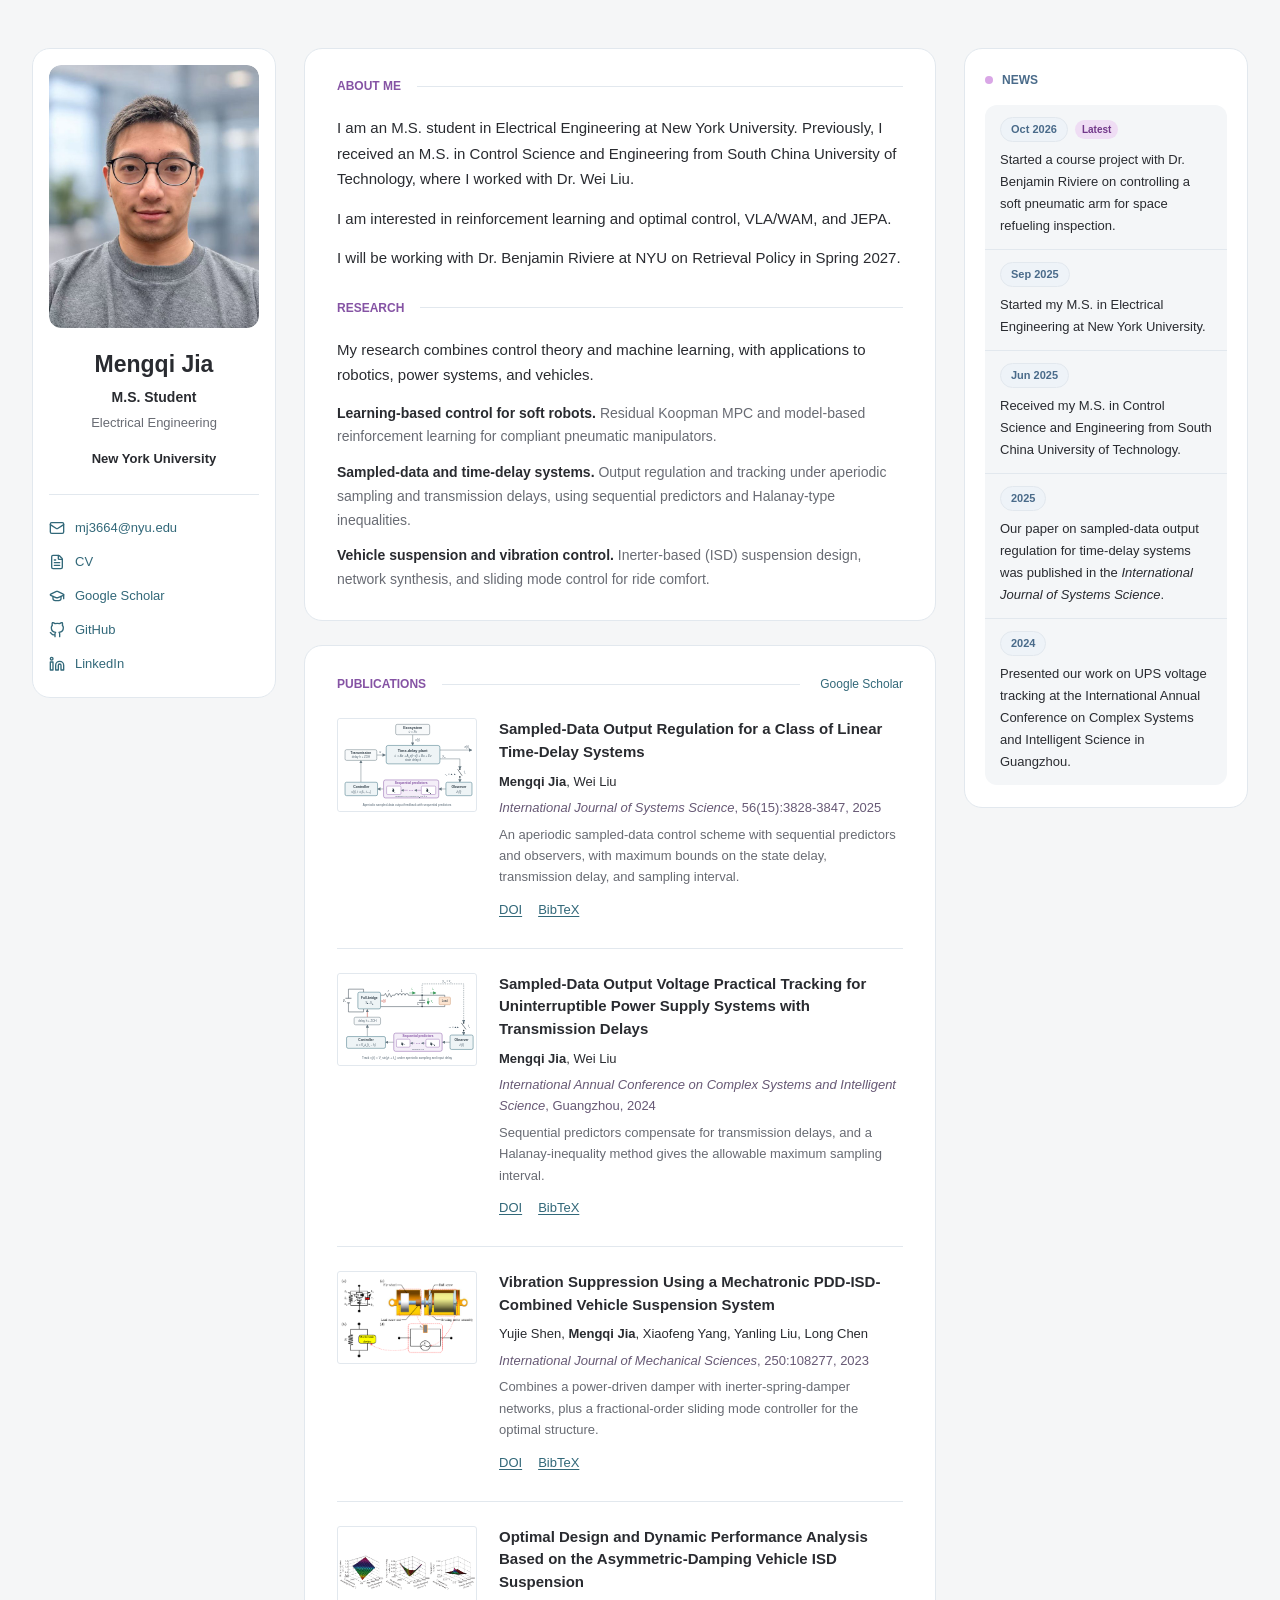
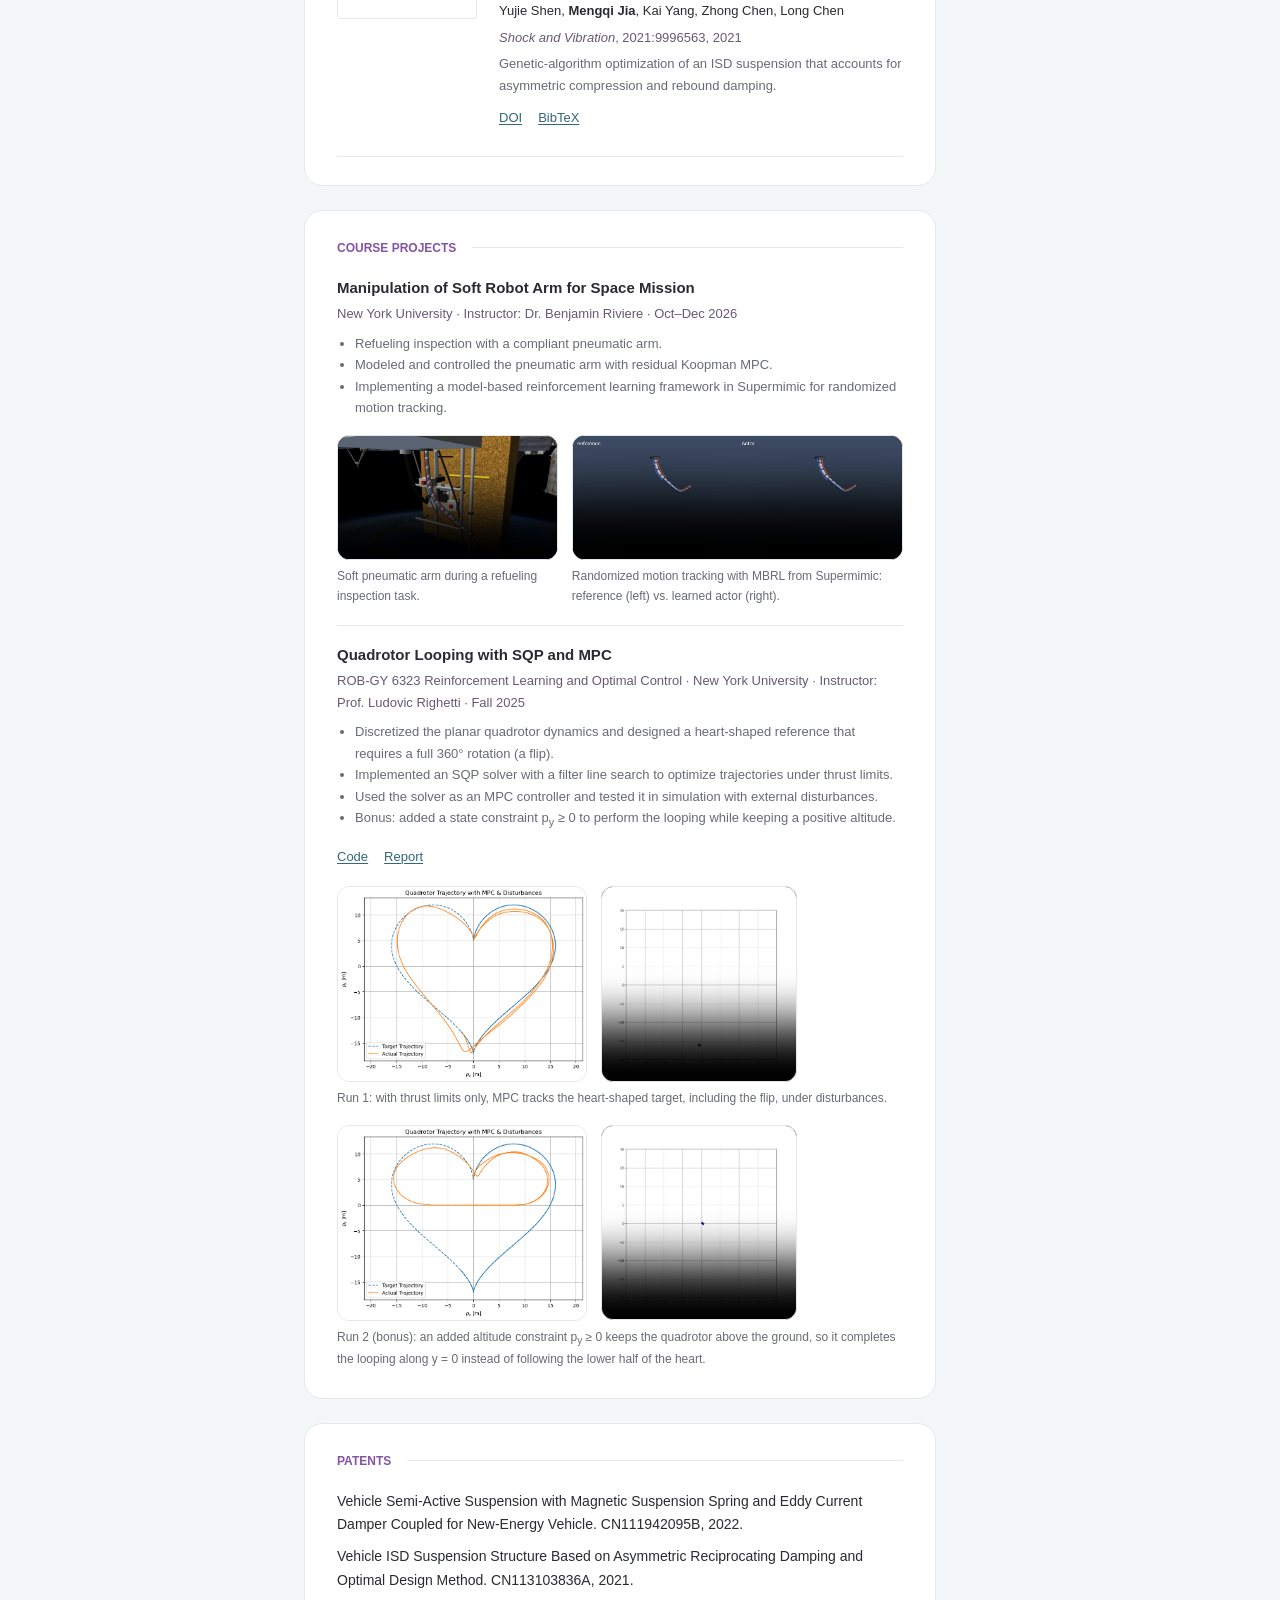
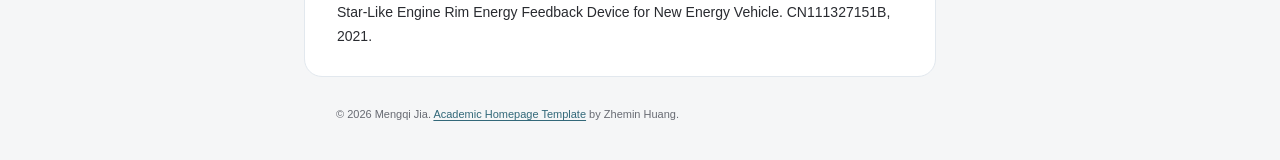
<file: index.html>
<!doctype html>
<html lang="en">
  <head>
    <meta charset="utf-8">
    <meta name="viewport" content="width=device-width, initial-scale=1">
    <title>Mengqi Jia | Control and Robotics</title>
    <meta name="description" content="Mengqi Jia, M.S. student in Electrical Engineering at New York University, working on sampled-data control, time-delay systems, and learning-based control for robotics.">
    <link rel="icon" href="assets/images/avatar.svg" type="image/svg+xml">
    <link rel="stylesheet" href="styles.css?v=1">
    <meta property="og:type" content="profile">
    <meta property="og:title" content="Mengqi Jia">
    <meta property="og:description" content="Control theory, time-delay systems, and learning-based control for robotics at New York University.">
  </head>
  <body class="home-page">
    <a class="skip-link" href="#about">Skip to content</a>
    <main class="home-layout">
      <header class="profile" aria-labelledby="page-title">
        <div class="profile-inner">
          <figure class="portrait">
            <img src="assets/images/portrait.jpg" alt="Portrait of Mengqi Jia" width="640" height="800" fetchpriority="high">
          </figure>
          <div class="profile-identity">
            <h1 id="page-title">Mengqi Jia</h1>
            <p class="profile-role">M.S. Student</p>
            <p class="profile-department">Electrical Engineering</p>
            <p class="profile-university">New York University</p>
          </div>
          <nav class="profile-links" aria-label="Academic profiles">
            <a href="mailto:mj3664@nyu.edu">
              <svg class="profile-icon" width="16" height="16" viewBox="0 0 24 24" aria-hidden="true"><use href="assets/icons/profiles.svg#mail"></use></svg>
              <span>mj3664@nyu.edu</span>
            </a>
            <a href="cv/index.html">
              <svg class="profile-icon" width="16" height="16" viewBox="0 0 24 24" aria-hidden="true"><use href="assets/icons/profiles.svg#file-text"></use></svg>
              <span>CV</span>
            </a>
            <a href="https://scholar.google.com/citations?user=0IQZy6cAAAAJ&amp;hl=en">
              <svg class="profile-icon" width="16" height="16" viewBox="0 0 24 24" aria-hidden="true"><use href="assets/icons/profiles.svg#graduation-cap"></use></svg>
              <span>Google Scholar</span>
            </a>
            <a href="https://github.com/mj3664-web">
              <svg class="profile-icon" width="16" height="16" viewBox="0 0 24 24" aria-hidden="true"><use href="assets/icons/profiles.svg#github"></use></svg>
              <span>GitHub</span>
            </a>
            <a href="https://www.linkedin.com/in/mengqi-jia-b15225383/">
              <svg class="profile-icon" width="16" height="16" viewBox="0 0 24 24" aria-hidden="true"><use href="assets/icons/profiles.svg#linkedin"></use></svg>
              <span>LinkedIn</span>
            </a>
          </nav>
        </div>
      </header>

      <div class="overview">
        <section class="section" id="about" aria-labelledby="about-title" tabindex="-1">
          <h2 id="about-title">About Me</h2>
          <p>I am an M.S. student in Electrical Engineering at New York University. Previously, I received an M.S. in Control Science and Engineering from South China University of Technology, where I worked with Dr. Wei Liu.</p>
          <p>I am interested in reinforcement learning and optimal control, VLA/WAM, and JEPA.</p>
          <p>I will be working with Dr. Benjamin Riviere at NYU on Retrieval Policy in Spring 2027.</p>
        </section>
        <section class="section" id="research" aria-labelledby="research-title">
          <h2 id="research-title">Research</h2>
          <p class="section-lead">My research combines control theory and machine learning, with applications to robotics, power systems, and vehicles.</p>
          <ul class="research-list">
            <li><strong>Learning-based control for soft robots.</strong> Residual Koopman MPC and model-based reinforcement learning for compliant pneumatic manipulators.</li>
            <li><strong>Sampled-data and time-delay systems.</strong> Output regulation and tracking under aperiodic sampling and transmission delays, using sequential predictors and Halanay-type inequalities.</li>
            <li><strong>Vehicle suspension and vibration control.</strong> Inerter-based (ISD) suspension design, network synthesis, and sliding mode control for ride comfort.</li>
          </ul>
        </section>
      </div>

      <section class="section" id="news" aria-labelledby="news-title">
        <h2 id="news-title">News</h2>
        <ol class="news-list">
          <li>
            <div class="news-meta"><time datetime="2026-10">Oct 2026</time><span class="news-badge">Latest</span></div>
            <span class="news-copy">Started a course project with Dr. Benjamin Riviere on controlling a soft pneumatic arm for space refueling inspection.</span>
          </li>
          <li>
            <div class="news-meta"><time datetime="2025-09">Sep 2025</time></div>
            <span class="news-copy">Started my M.S. in Electrical Engineering at New York University.</span>
          </li>
          <li>
            <div class="news-meta"><time datetime="2025-06">Jun 2025</time></div>
            <span class="news-copy">Received my M.S. in Control Science and Engineering from South China University of Technology.</span>
          </li>
          <li>
            <div class="news-meta"><time datetime="2025">2025</time></div>
            <span class="news-copy">Our paper on sampled-data output regulation for time-delay systems was published in the <em>International Journal of Systems Science</em>.</span>
          </li>
          <li>
            <div class="news-meta"><time datetime="2024">2024</time></div>
            <span class="news-copy">Presented our work on UPS voltage tracking at the International Annual Conference on Complex Systems and Intelligent Science in Guangzhou.</span>
          </li>
        </ol>
      </section>

      <section class="section publications" id="publications" aria-labelledby="publications-title">
        <div class="section-heading">
          <h2 id="publications-title">Publications</h2>
          <a class="scholar-link" href="https://scholar.google.com/citations?user=0IQZy6cAAAAJ&amp;hl=en">Google Scholar</a>
        </div>
        <article class="publication">
          <a class="publication-figure" href="assets/images/sampled-data-regulation.svg" title="View full-resolution diagram">
            <img class="publication-image publication-image--figure" src="assets/images/sampled-data-regulation.svg" alt="Block diagram of the sampled-data output regulation scheme with a time-delay plant, exosystem, aperiodic sampler, observer, and sequential predictors" width="720" height="480">
          </a>
          <div class="publication-copy">
            <h3>Sampled-Data Output Regulation for a Class of Linear Time-Delay Systems</h3>
            <p class="authors"><strong>Mengqi Jia</strong>, Wei Liu</p>
            <p class="venue"><em>International Journal of Systems Science</em>, 56(15):3828-3847, <time datetime="2025">2025</time></p>
            <p class="publication-summary">An aperiodic sampled-data control scheme with sequential predictors and observers, with maximum bounds on the state delay, transmission delay, and sampling interval.</p>
            <p class="publication-links"><a href="https://doi.org/10.1080/00207721.2025.2474133">DOI</a> <a href="assets/bib/jia2025sampled.bib" download>BibTeX</a></p>
          </div>
        </article>
        <article class="publication">
          <a class="publication-figure" href="assets/images/ups-voltage-tracking.svg" title="View full-resolution diagram">
            <img class="publication-image publication-image--figure" src="assets/images/ups-voltage-tracking.svg" alt="Single-phase UPS inverter with LC filter under predictor-based aperiodic sampled-data output feedback with transmission delay" width="720" height="480" loading="lazy">
          </a>
          <div class="publication-copy">
            <h3>Sampled-Data Output Voltage Practical Tracking for Uninterruptible Power Supply Systems with Transmission Delays</h3>
            <p class="authors"><strong>Mengqi Jia</strong>, Wei Liu</p>
            <p class="venue"><em>International Annual Conference on Complex Systems and Intelligent Science</em>, Guangzhou, <time datetime="2024">2024</time></p>
            <p class="publication-summary">Sequential predictors compensate for transmission delays, and a Halanay-inequality method gives the allowable maximum sampling interval.</p>
            <p class="publication-links"><a href="https://doi.org/10.1109/CSIS-IAC63491.2024.10919368">DOI</a> <a href="assets/bib/jia2024ups.bib" download>BibTeX</a></p>
          </div>
        </article>
        <article class="publication">
          <a class="publication-figure" href="assets/images/pdd-isd-fig8.png" title="View full-resolution figure">
            <img class="publication-image publication-image--figure" src="assets/images/pdd-isd-fig8.png" alt="Fig. 8 of the paper: reference PDD-ISD suspension model, controlled model with a mechatronic device, ball-screw electric inerter, and its equivalent sketch" width="1523" height="911" loading="lazy">
          </a>
          <div class="publication-copy">
            <h3>Vibration Suppression Using a Mechatronic PDD-ISD-Combined Vehicle Suspension System</h3>
            <p class="authors">Yujie Shen, <strong>Mengqi Jia</strong>, Xiaofeng Yang, Yanling Liu, Long Chen</p>
            <p class="venue"><em>International Journal of Mechanical Sciences</em>, 250:108277, <time datetime="2023">2023</time></p>
            <p class="publication-summary">Combines a power-driven damper with inerter-spring-damper networks, plus a fractional-order sliding mode controller for the optimal structure.</p>
            <p class="publication-links"><a href="https://doi.org/10.1016/j.ijmecsci.2023.108277">DOI</a> <a href="assets/bib/shen2023vibration.bib" download>BibTeX</a></p>
          </div>
        </article>
        <article class="publication">
          <a class="publication-figure" href="assets/images/asymmetric-damping-fig9.png" title="View full-resolution figure">
            <img class="publication-image publication-image--figure" src="assets/images/asymmetric-damping-fig9.png" alt="Figure 9 of the paper: body acceleration, suspension working stroke, and dynamic tire load as functions of compression and tensile damping" width="2010" height="525" loading="lazy">
          </a>
          <div class="publication-copy">
            <h3>Optimal Design and Dynamic Performance Analysis Based on the Asymmetric-Damping Vehicle ISD Suspension</h3>
            <p class="authors">Yujie Shen, <strong>Mengqi Jia</strong>, Kai Yang, Zhong Chen, Long Chen</p>
            <p class="venue"><em>Shock and Vibration</em>, 2021:9996563, <time datetime="2021">2021</time></p>
            <p class="publication-summary">Genetic-algorithm optimization of an ISD suspension that accounts for asymmetric compression and rebound damping.</p>
            <p class="publication-links"><a href="https://doi.org/10.1155/2021/9996563">DOI</a> <a href="assets/bib/shen2021asymmetric.bib" download>BibTeX</a></p>
          </div>
        </article>
      </section>

      <section class="section" id="projects" aria-labelledby="projects-title">
        <h2 id="projects-title">Course Projects</h2>
        <article class="project">
          <h3>Manipulation of Soft Robot Arm for Space Mission</h3>
          <p class="project-meta">New York University &middot; Instructor: Dr. Benjamin Riviere &middot; <time datetime="2026-10">Oct</time>&ndash;<time datetime="2026-12">Dec 2026</time></p>
          <ul class="project-list">
            <li>Refueling inspection with a compliant pneumatic arm.</li>
            <li>Modeled and controlled the pneumatic arm with residual Koopman MPC.</li>
            <li>Implementing a model-based reinforcement learning framework in Supermimic for randomized motion tracking.</li>
          </ul>
          <div class="project-media-row">
            <figure class="project-media" style="--ratio: 1.7778">
              <video controls muted loop playsinline preload="metadata" poster="assets/images/soft-arm-poster.jpg" width="1280" height="720" aria-label="Simulation of the soft pneumatic arm performing a refueling inspection task">
                <source src="assets/videos/soft-arm-overview.mp4" type="video/mp4">
                <a href="assets/videos/soft-arm-overview.mp4">Download the simulation video</a>
              </video>
              <figcaption>Soft pneumatic arm during a refueling inspection task.</figcaption>
            </figure>
            <figure class="project-media" style="--ratio: 2.6667">
              <video controls muted loop playsinline preload="metadata" poster="assets/images/soft-arm-mbrl-poster.jpg" width="1280" height="480" aria-label="Reference motion and learned actor side by side for randomized motion tracking with model-based reinforcement learning">
                <source src="assets/videos/soft-arm-mbrl-tracking.mp4" type="video/mp4">
                <a href="assets/videos/soft-arm-mbrl-tracking.mp4">Download the motion tracking video</a>
              </video>
              <figcaption>Randomized motion tracking with MBRL from Supermimic: reference (left) vs. learned actor (right).</figcaption>
            </figure>
          </div>
        </article>
        <article class="project">
          <h3>Quadrotor Looping with SQP and MPC</h3>
          <p class="project-meta">ROB-GY 6323 Reinforcement Learning and Optimal Control &middot; New York University &middot; Instructor: Prof. Ludovic Righetti &middot; <time datetime="2025">Fall 2025</time></p>
          <ul class="project-list">
            <li>Discretized the planar quadrotor dynamics and designed a heart-shaped reference that requires a full 360&deg; rotation (a flip).</li>
            <li>Implemented an SQP solver with a filter line search to optimize trajectories under thrust limits.</li>
            <li>Used the solver as an MPC controller and tested it in simulation with external disturbances.</li>
            <li>Bonus: added a state constraint p<sub>y</sub> &ge; 0 to perform the looping while keeping a positive altitude.</li>
          </ul>
          <p class="publication-links"><a href="https://github.com/mj3664-web/ROB-6323-Reinforcement-learning-and-optimal-control-SQP-MPC">Code</a> <a href="https://github.com/mj3664-web/ROB-6323-Reinforcement-learning-and-optimal-control-SQP-MPC/blob/main/Project1_RL.pdf">Report</a></p>
          <div class="project-media-row project-media-row--compact">
            <figure class="project-media" style="--ratio: 1.2805">
              <a href="assets/images/quadrotor-mpc-run1.png" title="View full-resolution plot"><img src="assets/images/quadrotor-mpc-run1.png" alt="Target heart-shaped trajectory and actual quadrotor trajectory under MPC with disturbances, closely tracked" width="703" height="549" loading="lazy"></a>
            </figure>
            <figure class="project-media" style="--ratio: 1">
              <video controls muted loop playsinline preload="metadata" poster="assets/images/quadrotor-mpc-run1-poster.jpg" width="850" height="850" aria-label="Animation of the quadrotor for run 1">
                <source src="assets/videos/quadrotor-mpc-run1.mp4" type="video/mp4">
                <a href="assets/videos/quadrotor-mpc-run1.mp4">Download the animation</a>
              </video>
            </figure>
          </div>
          <p class="project-caption">Run 1: with thrust limits only, MPC tracks the heart-shaped target, including the flip, under disturbances.</p>
          <div class="project-media-row project-media-row--compact">
            <figure class="project-media" style="--ratio: 1.2805">
              <a href="assets/images/quadrotor-mpc-run2.png" title="View full-resolution plot"><img src="assets/images/quadrotor-mpc-run2.png" alt="Target heart-shaped trajectory and actual quadrotor trajectory under MPC with disturbances and an altitude constraint keeping p_y at or above zero" width="703" height="549" loading="lazy"></a>
            </figure>
            <figure class="project-media" style="--ratio: 1">
              <video controls muted loop playsinline preload="metadata" poster="assets/images/quadrotor-mpc-run2-poster.jpg" width="850" height="850" aria-label="Animation of the quadrotor for run 2">
                <source src="assets/videos/quadrotor-mpc-run2.mp4" type="video/mp4">
                <a href="assets/videos/quadrotor-mpc-run2.mp4">Download the animation</a>
              </video>
            </figure>
          </div>
          <p class="project-caption">Run 2 (bonus): an added altitude constraint p<sub>y</sub> &ge; 0 keeps the quadrotor above the ground, so it completes the looping along y = 0 instead of following the lower half of the heart.</p>
        </article>
      </section>

      <section class="section" id="patents" aria-labelledby="patents-title">
        <h2 id="patents-title">Patents</h2>
        <ul class="service-list">
          <li>Vehicle Semi-Active Suspension with Magnetic Suspension Spring and Eddy Current Damper Coupled for New-Energy Vehicle. CN111942095B, 2022.</li>
          <li>Vehicle ISD Suspension Structure Based on Asymmetric Reciprocating Damping and Optimal Design Method. CN113103836A, 2021.</li>
          <li>Star-Like Engine Rim Energy Feedback Device for New Energy Vehicle. CN111327151B, 2021.</li>
        </ul>
      </section>
    </main>
    <footer class="site-footer"><p>&copy; 2026 Mengqi Jia. <a href="https://github.com/ZheminHuang/academic-homepage-template">Academic Homepage Template</a> by Zhemin Huang.</p></footer>
    <script src="assets/js/click-effects.js" defer></script>
  </body>
</html>
</file>
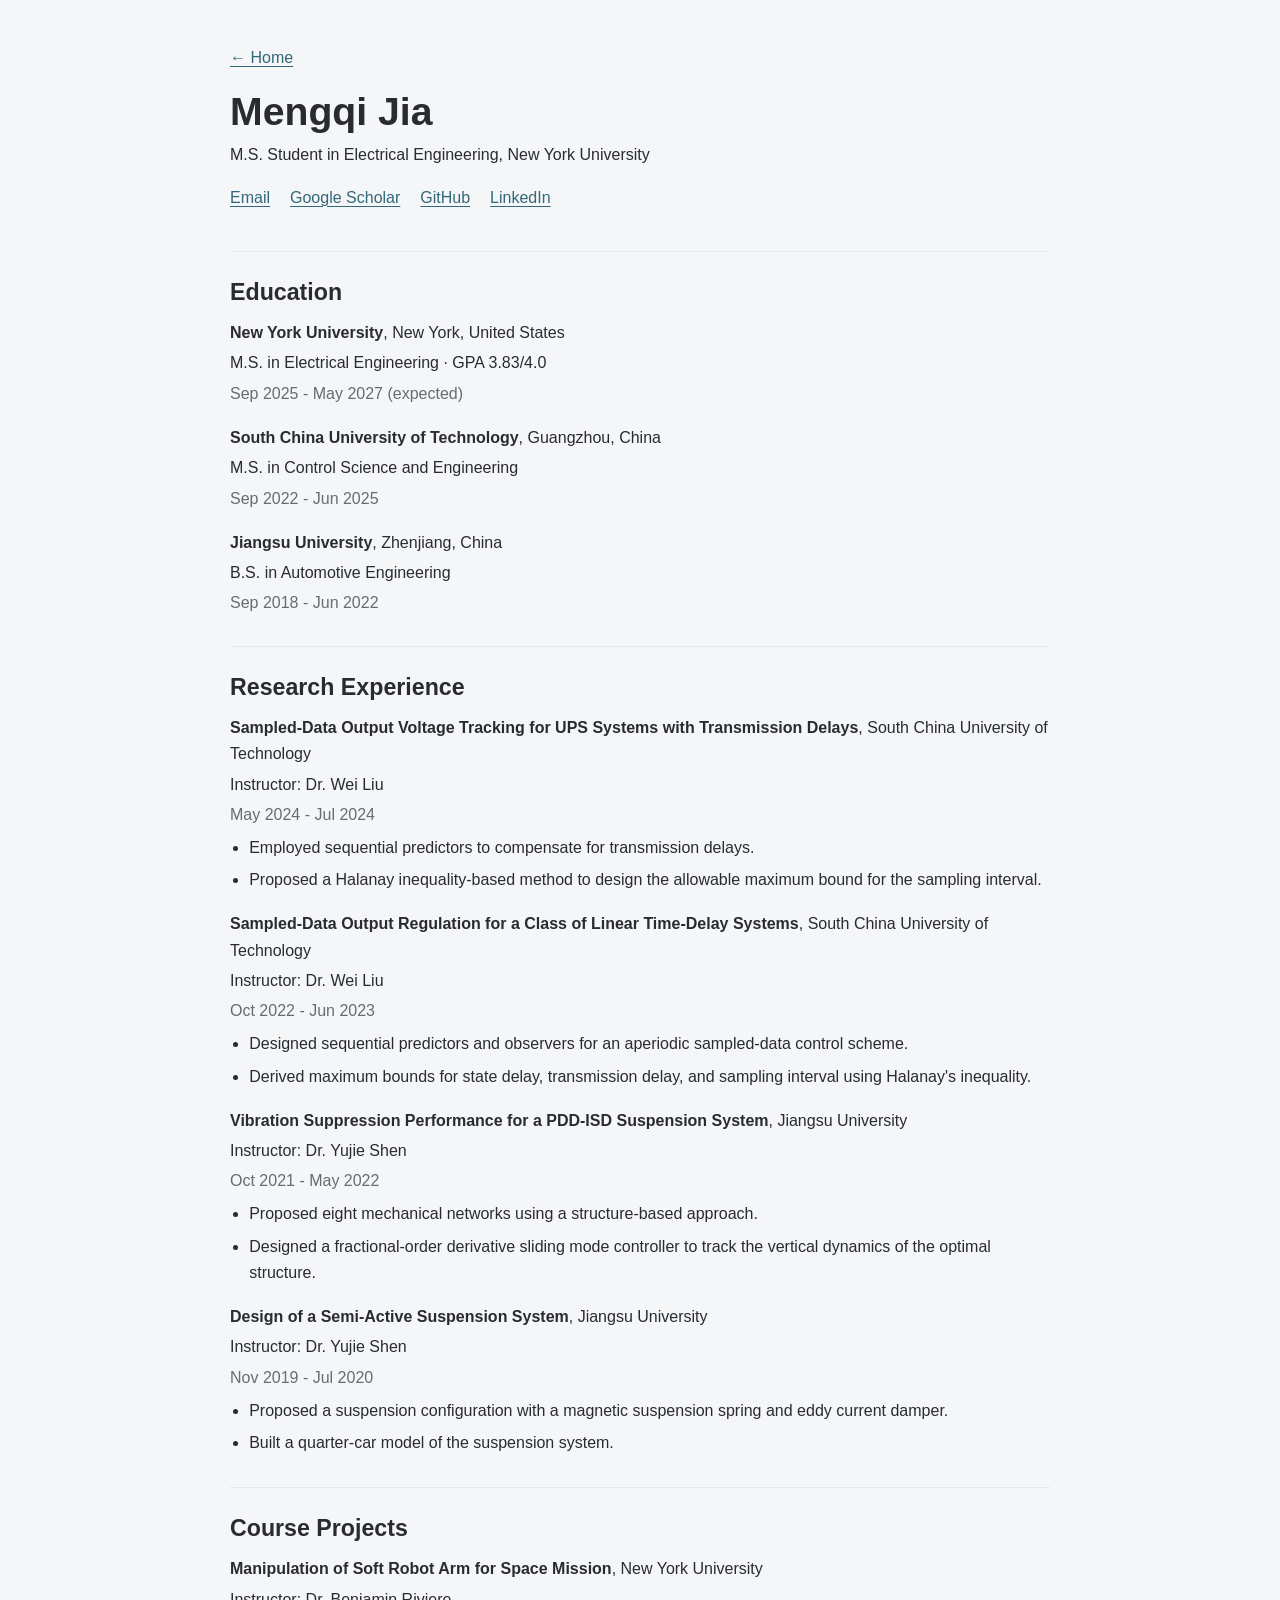
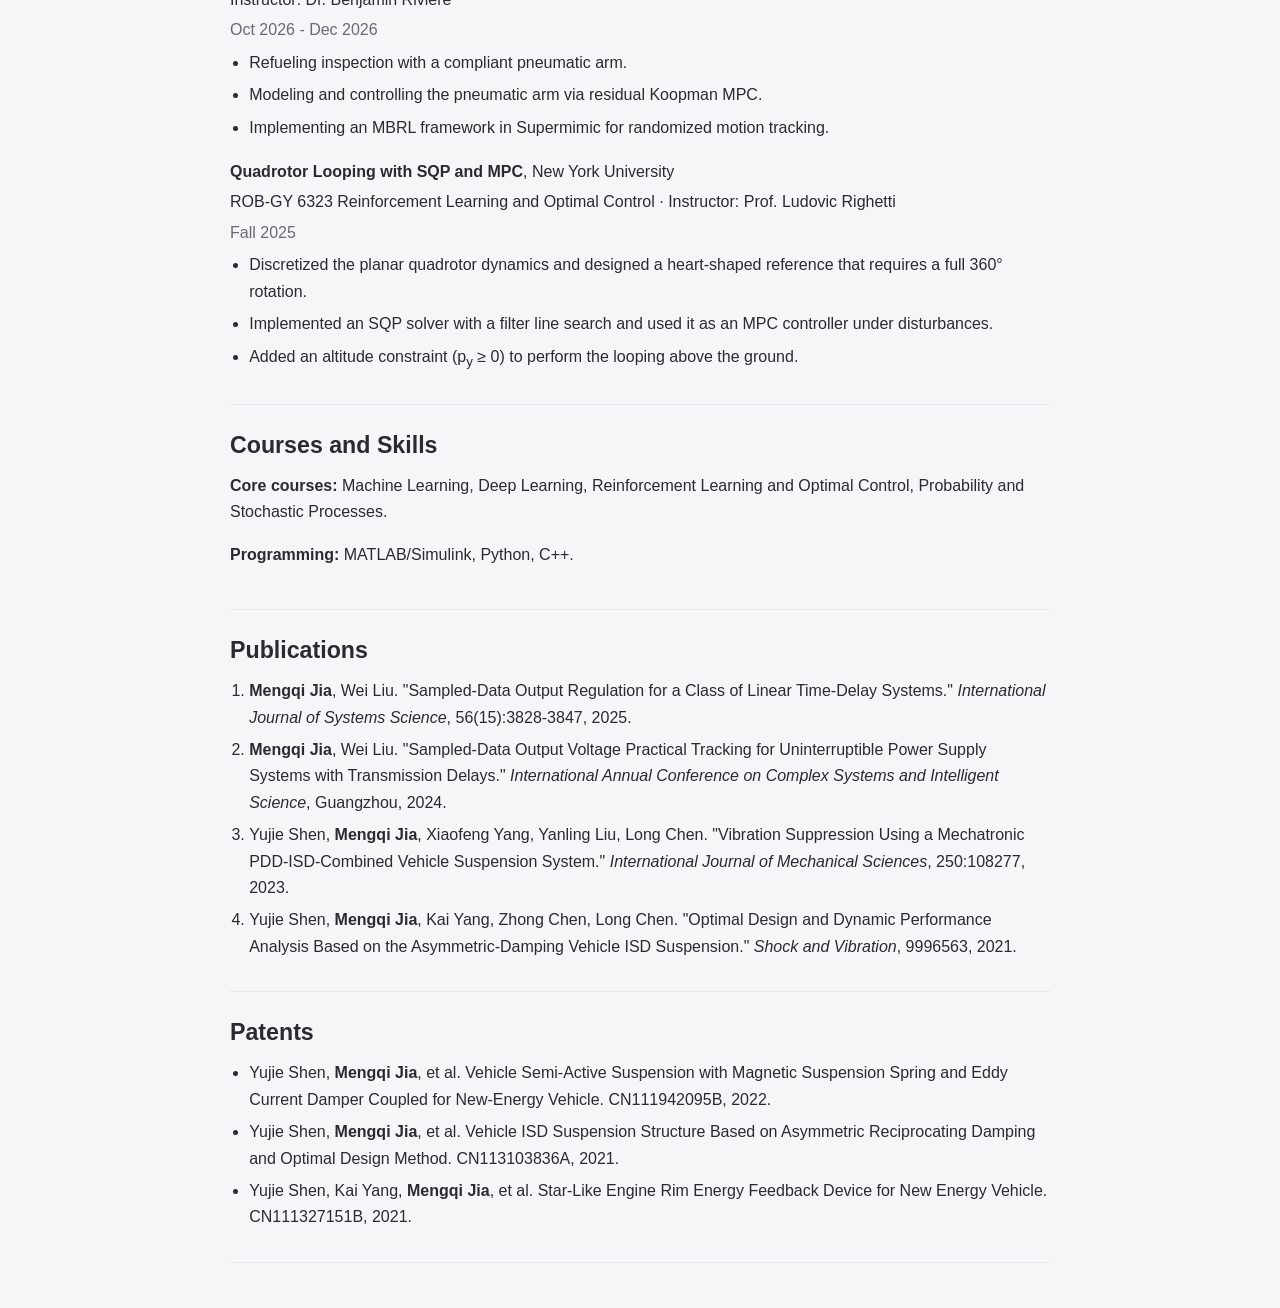
<file: cv/index.html>
<!doctype html>
<html lang="en">
  <head>
    <meta charset="utf-8">
    <meta name="viewport" content="width=device-width, initial-scale=1">
    <title>CV | Mengqi Jia</title>
    <meta name="description" content="Curriculum vitae of Mengqi Jia, M.S. student in Electrical Engineering at New York University.">
    <link rel="icon" href="../assets/images/avatar.svg" type="image/svg+xml">
    <link rel="stylesheet" href="../styles.css?v=1">
    <link rel="stylesheet" href="cv.css">
  </head>
  <body>
    <main class="cv-shell">
      <header class="cv-header">
        <a href="../index.html">&larr; Home</a>
        <h1>Mengqi Jia</h1>
        <p>M.S. Student in Electrical Engineering, New York University</p>
        <p class="cv-contact">
          <a href="mailto:mj3664@nyu.edu">Email</a>
          <a href="https://scholar.google.com/citations?user=0IQZy6cAAAAJ&amp;hl=en">Google Scholar</a>
          <a href="https://github.com/mj3664-web">GitHub</a>
          <a href="https://www.linkedin.com/in/mengqi-jia-b15225383/">LinkedIn</a>
        </p>
      </header>
      <section class="cv-section">
        <h2>Education</h2>
        <div class="cv-entry"><p><strong>New York University</strong>, New York, United States</p><p>M.S. in Electrical Engineering &middot; GPA 3.83/4.0</p><p class="cv-meta">Sep 2025 - May 2027 (expected)</p></div>
        <div class="cv-entry"><p><strong>South China University of Technology</strong>, Guangzhou, China</p><p>M.S. in Control Science and Engineering</p><p class="cv-meta">Sep 2022 - Jun 2025</p></div>
        <div class="cv-entry"><p><strong>Jiangsu University</strong>, Zhenjiang, China</p><p>B.S. in Automotive Engineering</p><p class="cv-meta">Sep 2018 - Jun 2022</p></div>
      </section>
      <section class="cv-section">
        <h2>Research Experience</h2>
        <div class="cv-entry">
          <p><strong>Sampled-Data Output Voltage Tracking for UPS Systems with Transmission Delays</strong>, South China University of Technology</p>
          <p>Instructor: Dr. Wei Liu</p>
          <p class="cv-meta">May 2024 - Jul 2024</p>
          <ul class="cv-list"><li>Employed sequential predictors to compensate for transmission delays.</li><li>Proposed a Halanay inequality-based method to design the allowable maximum bound for the sampling interval.</li></ul>
        </div>
        <div class="cv-entry">
          <p><strong>Sampled-Data Output Regulation for a Class of Linear Time-Delay Systems</strong>, South China University of Technology</p>
          <p>Instructor: Dr. Wei Liu</p>
          <p class="cv-meta">Oct 2022 - Jun 2023</p>
          <ul class="cv-list"><li>Designed sequential predictors and observers for an aperiodic sampled-data control scheme.</li><li>Derived maximum bounds for state delay, transmission delay, and sampling interval using Halanay's inequality.</li></ul>
        </div>
        <div class="cv-entry">
          <p><strong>Vibration Suppression Performance for a PDD-ISD Suspension System</strong>, Jiangsu University</p>
          <p>Instructor: Dr. Yujie Shen</p>
          <p class="cv-meta">Oct 2021 - May 2022</p>
          <ul class="cv-list"><li>Proposed eight mechanical networks using a structure-based approach.</li><li>Designed a fractional-order derivative sliding mode controller to track the vertical dynamics of the optimal structure.</li></ul>
        </div>
        <div class="cv-entry">
          <p><strong>Design of a Semi-Active Suspension System</strong>, Jiangsu University</p>
          <p>Instructor: Dr. Yujie Shen</p>
          <p class="cv-meta">Nov 2019 - Jul 2020</p>
          <ul class="cv-list"><li>Proposed a suspension configuration with a magnetic suspension spring and eddy current damper.</li><li>Built a quarter-car model of the suspension system.</li></ul>
        </div>
      </section>
      <section class="cv-section">
        <h2>Course Projects</h2>
        <div class="cv-entry">
          <p><strong>Manipulation of Soft Robot Arm for Space Mission</strong>, New York University</p>
          <p>Instructor: Dr. Benjamin Riviere</p>
          <p class="cv-meta">Oct 2026 - Dec 2026</p>
          <ul class="cv-list"><li>Refueling inspection with a compliant pneumatic arm.</li><li>Modeling and controlling the pneumatic arm via residual Koopman MPC.</li><li>Implementing an MBRL framework in Supermimic for randomized motion tracking.</li></ul>
        </div>
        <div class="cv-entry">
          <p><strong>Quadrotor Looping with SQP and MPC</strong>, New York University</p>
          <p>ROB-GY 6323 Reinforcement Learning and Optimal Control &middot; Instructor: Prof. Ludovic Righetti</p>
          <p class="cv-meta">Fall 2025</p>
          <ul class="cv-list"><li>Discretized the planar quadrotor dynamics and designed a heart-shaped reference that requires a full 360&deg; rotation.</li><li>Implemented an SQP solver with a filter line search and used it as an MPC controller under disturbances.</li><li>Added an altitude constraint (p<sub>y</sub> &ge; 0) to perform the looping above the ground.</li></ul>
        </div>
      </section>
      <section class="cv-section">
        <h2>Courses and Skills</h2>
        <p><strong>Core courses:</strong> Machine Learning, Deep Learning, Reinforcement Learning and Optimal Control, Probability and Stochastic Processes.</p>
        <p><strong>Programming:</strong> MATLAB/Simulink, Python, C++.</p>
      </section>
      <section class="cv-section">
        <h2>Publications</h2>
        <ol class="cv-list">
          <li><strong>Mengqi Jia</strong>, Wei Liu. "Sampled-Data Output Regulation for a Class of Linear Time-Delay Systems." <em>International Journal of Systems Science</em>, 56(15):3828-3847, 2025.</li>
          <li><strong>Mengqi Jia</strong>, Wei Liu. "Sampled-Data Output Voltage Practical Tracking for Uninterruptible Power Supply Systems with Transmission Delays." <em>International Annual Conference on Complex Systems and Intelligent Science</em>, Guangzhou, 2024.</li>
          <li>Yujie Shen, <strong>Mengqi Jia</strong>, Xiaofeng Yang, Yanling Liu, Long Chen. "Vibration Suppression Using a Mechatronic PDD-ISD-Combined Vehicle Suspension System." <em>International Journal of Mechanical Sciences</em>, 250:108277, 2023.</li>
          <li>Yujie Shen, <strong>Mengqi Jia</strong>, Kai Yang, Zhong Chen, Long Chen. "Optimal Design and Dynamic Performance Analysis Based on the Asymmetric-Damping Vehicle ISD Suspension." <em>Shock and Vibration</em>, 9996563, 2021.</li>
        </ol>
      </section>
      <section class="cv-section">
        <h2>Patents</h2>
        <ul class="cv-list">
          <li>Yujie Shen, <strong>Mengqi Jia</strong>, et al. Vehicle Semi-Active Suspension with Magnetic Suspension Spring and Eddy Current Damper Coupled for New-Energy Vehicle. CN111942095B, 2022.</li>
          <li>Yujie Shen, <strong>Mengqi Jia</strong>, et al. Vehicle ISD Suspension Structure Based on Asymmetric Reciprocating Damping and Optimal Design Method. CN113103836A, 2021.</li>
          <li>Yujie Shen, Kai Yang, <strong>Mengqi Jia</strong>, et al. Star-Like Engine Rim Energy Feedback Device for New Energy Vehicle. CN111327151B, 2021.</li>
        </ul>
      </section>
    </main>
    <script src="../assets/js/click-effects.js" defer></script>
  </body>
</html>
</file>
<file: styles.css>
:root {
  color-scheme: light;
  --background: #f5f6f7;
  --surface: #ffffff;
  --text: #292b30;
  --muted: #686b73;
  --line: #e7e8eb;
  --link: #326879;
  --link-hover: #682d91;
  --accent: #8553a4;
  --frame-radius: 18px;
  --portrait-scale: 1;
}

* {
  box-sizing: border-box;
}

html {
  scroll-behavior: smooth;
}

body {
  margin: 0;
  color: var(--text);
  background: var(--background);
  font-family: Inter, ui-sans-serif, -apple-system, BlinkMacSystemFont, "Segoe UI", sans-serif;
  font-size: 16px;
  line-height: 1.65;
}

img {
  display: block;
  max-width: 100%;
}

a {
  color: var(--link);
  text-decoration-thickness: 1px;
  text-underline-offset: 0.18em;
}

a:hover,
a:focus-visible {
  color: var(--link-hover);
}

:focus-visible {
  outline: 2px solid var(--accent);
  outline-offset: 4px;
}

h1,
h2,
h3,
p {
  margin-top: 0;
}

h1,
h2,
h3 {
  line-height: 1.3;
  letter-spacing: 0;
}

h1 {
  margin-bottom: 0.25rem;
  font-size: 2.45rem;
  font-weight: 680;
}

h2 {
  margin-bottom: 0.9rem;
  font-size: 1.45rem;
  font-weight: 680;
}

h3 {
  margin-bottom: 0.45rem;
  font-size: 1rem;
  font-weight: 650;
}

.page-shell,
.site-footer {
  width: min(900px, calc(100% - 40px));
  margin-inline: auto;
}

.page-shell {
  padding-block: 56px 24px;
}

.eyebrow {
  margin-bottom: 0.4rem;
  color: var(--muted);
  font-size: 0.84rem;
  font-weight: 700;
  text-transform: uppercase;
}

.home-page {
  --line: #e2e8ee;
  font-size: 15px;
  line-height: 1.7;
}

.skip-link {
  position: fixed;
  top: 12px;
  left: 16px;
  z-index: 10;
  padding: 8px 16px;
  background: var(--surface);
  transform: translateY(-200%);
}

.skip-link:focus {
  transform: translateY(0);
}

.home-layout {
  display: grid;
  grid-template-columns: 244px minmax(0, 1fr) 284px;
  grid-template-areas:
    "profile overview news"
    "profile publications news"
    "profile projects news"
    "profile reviewer news";
  column-gap: 28px;
  row-gap: 24px;
  width: min(1280px, calc(100% - 64px));
  margin: 48px auto 0;
}

.home-layout > * {
  min-width: 0;
}

.profile {
  grid-area: profile;
}

.profile-inner {
  position: sticky;
  top: 32px;
  padding: 16px;
}

.profile-inner,
.overview,
#publications,
#projects,
#patents,
#news {
  border: 1px solid var(--line);
  border-radius: var(--frame-radius);
  background: var(--surface);
}

.profile-identity {
  text-align: center;
}

.portrait {
  margin: 0 0 22px;
  aspect-ratio: 4 / 5;
  overflow: hidden;
  border-radius: 12px;
}

.portrait img {
  width: 100%;
  height: 100%;
  object-fit: cover;
  object-position: center;
  border-radius: inherit;
  /* Adjust the zoom without shifting the centered crop. */
  transform: scale(var(--portrait-scale));
  transform-origin: center;
}

.profile h1 {
  margin-bottom: 7px;
  font-size: 23px;
  font-weight: 650;
}

.profile-role {
  margin-bottom: 3px;
  font-size: 14px;
  font-weight: 550;
}

.profile-department {
  margin-bottom: 14px;
  color: var(--muted);
  font-size: 13px;
  line-height: 1.6;
}

.profile-university {
  display: flex;
  align-items: center;
  justify-content: center;
  gap: 8px;
  margin-bottom: 0;
  font-size: 13px;
  font-weight: 550;
}

.profile-university img {
  flex: 0 0 24px;
  border-radius: 2px;
}

.profile-links {
  display: flex;
  flex-direction: column;
  align-items: start;
  margin-top: 24px;
  padding-top: 16px;
  border-top: 1px solid var(--line);
  font-size: 13px;
}

.profile-links a {
  display: inline-flex;
  align-items: center;
  gap: 10px;
  min-height: 34px;
  text-decoration: none;
}

.profile-icon {
  width: 16px;
  height: 16px;
  flex: 0 0 16px;
  fill: none;
  stroke: currentColor;
  stroke-width: 2;
  stroke-linecap: round;
  stroke-linejoin: round;
}

.profile-links a:hover {
  text-decoration: underline;
}

.overview {
  grid-area: overview;
}

#about {
  padding-bottom: 0;
}

#news {
  grid-area: news;
  align-self: start;
  padding: 22px 20px;
}

#publications {
  grid-area: publications;
}

#projects {
  grid-area: projects;
}

#patents {
  grid-area: reviewer;
}

.project + .project {
  margin-top: 18px;
  padding-top: 18px;
  border-top: 1px solid var(--line);
}

.project h3 {
  margin-bottom: 4px;
  font-size: 15px;
  line-height: 1.5;
}

.project-meta {
  margin-bottom: 8px;
  color: #675975;
  font-size: 13px;
  line-height: 1.65;
}

.project-media-row {
  display: flex;
  gap: 14px;
  align-items: flex-start;
  margin-top: 16px;
}

.project-media {
  flex: var(--ratio, 1.7778) 1 0;
  min-width: 0;
  margin: 0;
}

@media (max-width: 599px) {
  .project-media-row {
    flex-direction: column;
  }

  .project-media-row--compact {
    flex-direction: row;
    gap: 8px;
  }

  .project-media {
    width: 100%;
  }
}

.project-media video {
  display: block;
  width: 100%;
  height: auto;
  border: 1px solid var(--line);
  border-radius: 12px;
  background: #000;
}

.project-media img {
  display: block;
  width: 100%;
  height: auto;
  border: 1px solid var(--line);
  border-radius: 12px;
  background: #fff;
}

.project-media-row--compact {
  max-width: 460px;
}

.project-media-row + .project-media-row {
  margin-top: 12px;
}

.project-caption {
  margin: 6px 0 0;
  color: var(--muted);
  font-size: 12px;
}

.project .publication-links {
  margin-top: 8px;
}

.project-media figcaption {
  margin-top: 6px;
  color: var(--muted);
  font-size: 12px;
}

.project-list {
  margin: 0;
  padding-left: 18px;
  color: var(--muted);
  font-size: 13px;
  line-height: 1.65;
}

.section {
  padding: 28px 32px;
  scroll-margin-top: 24px;
}

.section h2 {
  display: flex;
  align-items: center;
  gap: 16px;
  margin-bottom: 20px;
  color: var(--accent);
  font-size: 12px;
  font-weight: 650;
  line-height: 1.5;
  text-transform: uppercase;
}

.section h2::after {
  content: "";
  flex: 1;
  height: 1px;
  background: var(--line);
}

.section > p {
  margin-bottom: 14px;
}

.section > p:last-child {
  margin-bottom: 0;
}

.section-lead {
  margin-bottom: 16px;
}

.research-list,
.service-list {
  margin: 0;
  padding: 0;
  list-style: none;
}

.research-list {
  color: var(--muted);
  font-size: 14px;
}

.research-list strong {
  color: var(--text);
  font-weight: 600;
}

.research-list li + li {
  margin-top: 12px;
}

.service-list {
  font-size: 14px;
}

.service-list li + li {
  margin-top: 8px;
}

.news-list {
  margin: 0;
  padding: 0;
  list-style: none;
  font-size: 13px;
  line-height: 1.7;
}

.news-list li {
  padding: 12px 15px;
  background: #f4f6f8;
}

.news-list li:first-child {
  border-top-left-radius: 12px;
  border-top-right-radius: 12px;
}

.news-list li:last-child {
  border-bottom-left-radius: 12px;
  border-bottom-right-radius: 12px;
}

.news-list li + li {
  border-top: 1px solid var(--line);
}

#news h2 {
  gap: 9px;
  margin-bottom: 16px;
  color: #4a6b8a;
  font-weight: 700;
}

#news h2::before {
  content: "";
  width: 8px;
  height: 8px;
  flex: 0 0 8px;
  border-radius: 50%;
  background: #d9a6e6;
}

#news h2::after {
  display: none;
}

.news-meta {
  display: flex;
  flex-wrap: wrap;
  align-items: center;
  gap: 7px;
  margin-bottom: 7px;
}

.news-list time {
  display: inline-block;
  padding: 2px 10px;
  border: 1px solid var(--line);
  border-radius: 999px;
  color: #4a6b8a;
  background: #eef3f8;
  font-size: 11px;
  font-weight: 700;
  font-variant-numeric: tabular-nums;
}

.news-badge {
  padding: 1px 7px;
  border-radius: 999px;
  color: #72398a;
  background: #efddf4;
  font-size: 10px;
  font-weight: 700;
}

.news-copy {
  display: block;
}

.news-list a {
  text-decoration: none;
}

.news-list a:hover {
  text-decoration: underline;
}

.section-heading {
  display: flex;
  align-items: baseline;
  justify-content: space-between;
  gap: 20px;
}

.section-heading h2 {
  flex: 1;
  margin-bottom: 0;
}

.scholar-link {
  flex: 0 0 auto;
  font-size: 12px;
  text-decoration: none;
}

.scholar-link:hover {
  text-decoration: underline;
}

.publication {
  display: grid;
  grid-template-columns: 140px minmax(0, 1fr);
  gap: 22px;
  align-items: start;
  padding-block: 24px;
  border-bottom: 1px solid var(--line);
}

.publication-image {
  width: 140px;
  height: auto;
  aspect-ratio: 3 / 2;
  object-fit: cover;
  border: 1px solid var(--line);
  border-radius: 3px;
  background: #edf1f0;
}

.publication-figure {
  display: block;
  width: fit-content;
}

.publication-image--figure {
  object-fit: contain;
  background: var(--surface);
}

.publication-copy {
  min-width: 0;
}

.publication h3 {
  font-size: 15px;
  line-height: 1.5;
}

.publication h3 a {
  color: inherit;
  text-decoration: none;
}

.publication h3 a:hover,
.publication h3 a:focus-visible {
  color: var(--link);
  text-decoration: underline;
}

.publication-copy p {
  margin-bottom: 5px;
}

.authors,
.venue,
.publication-summary,
.publication-links {
  font-size: 13px;
  line-height: 1.65;
}

.authors strong {
  font-weight: 600;
}

.venue {
  color: #675975;
}

.publication-summary {
  color: var(--muted);
}

.publication-links {
  display: flex;
  flex-wrap: wrap;
  gap: 16px;
  padding-top: 3px;
}

.publication-links a {
  display: inline-flex;
  align-items: center;
  min-height: 28px;
}

.publication-copy .publication-links {
  margin-bottom: 0;
}

.site-footer {
  padding-block: 28px 36px;
  color: var(--muted);
  font-size: 11px;
}

.home-page .site-footer {
  width: min(1280px, calc(100% - 64px));
  padding-inline: 304px 312px;
}

.site-footer p {
  margin: 0;
}

.click-effect-symbol {
  position: fixed;
  z-index: 1000;
  pointer-events: none;
  user-select: none;
  color: var(--accent);
  font-family: ui-monospace, SFMono-Regular, Menlo, monospace;
  font-size: 0.82rem;
  font-weight: 700;
  line-height: 1;
  animation: click-rise 650ms ease-out forwards;
}

@keyframes click-rise {
  from {
    opacity: 0.9;
    transform: translate(-50%, -50%) scale(0.9);
  }

  to {
    opacity: 0;
    transform: translate(-50%, -42px) scale(1.12);
  }
}

@media (max-width: 1159px) {
  .home-layout {
    grid-template-columns: 224px minmax(0, 1fr);
    grid-template-areas:
      "profile overview"
      "profile news"
      "profile publications"
      "profile projects"
      "profile reviewer";
    column-gap: 24px;
    width: calc(100% - 48px);
    margin-top: 32px;
  }

  #news {
    padding: 28px 32px;
  }

  .home-page .site-footer {
    width: calc(100% - 48px);
    padding-inline: 280px 32px;
  }
}

@media (max-width: 799px) {
  .home-layout {
    grid-template-columns: minmax(0, 1fr);
    grid-template-areas: "profile" "overview" "news" "publications" "projects" "reviewer";
    width: min(640px, calc(100% - 32px));
    margin-top: 24px;
  }

  .profile-inner {
    position: static;
    display: grid;
    grid-template-columns: 112px minmax(0, 1fr);
    align-items: center;
    gap: 20px;
  }

  .portrait {
    margin: 0;
  }

  .profile-identity {
    text-align: left;
  }

  .profile-university {
    justify-content: start;
  }

  .profile-links {
    grid-column: 1 / -1;
    flex-direction: row;
    flex-wrap: wrap;
    gap: 0 20px;
    margin-top: 0;
    padding-top: 12px;
  }

  .profile-links a {
    min-height: 36px;
  }

  .section,
  #news {
    padding: 24px;
  }

  .section h2 {
    margin-bottom: 16px;
  }

  .section-heading h2 {
    margin-bottom: 0;
  }

  .publication {
    grid-template-columns: 112px minmax(0, 1fr);
    gap: 18px;
  }

  .publication-image {
    width: 112px;
  }

  .home-page .site-footer {
    width: min(640px, calc(100% - 32px));
    padding-inline: 24px;
  }
}

@media (max-width: 479px) {
  .home-layout {
    width: calc(100% - 24px);
    row-gap: 16px;
    margin-top: 12px;
  }

  .profile-inner {
    grid-template-columns: 80px minmax(0, 1fr);
    gap: 14px;
  }

  .profile-department {
    margin-bottom: 10px;
    font-size: 12px;
  }

  .profile-university {
    font-size: 12px;
  }

  .section,
  #news {
    padding: 22px 18px;
  }

  .publication {
    grid-template-columns: minmax(0, 1fr);
    gap: 14px;
  }

  .publication-image {
    width: 144px;
  }

  .home-page .site-footer {
    width: calc(100% - 24px);
    padding-inline: 18px;
  }
}

@media (max-height: 740px) and (min-width: 800px) {
  .profile-inner {
    position: static;
  }
}

@media print {
  body {
    background: white;
  }

  .home-layout {
    display: block;
    width: 100%;
    margin: 0;
  }

  .profile-inner {
    position: static;
  }

  .portrait {
    width: 120px;
  }

  .section,
  #news {
    padding: 24px 0 0;
  }

  .publication {
    break-inside: avoid;
  }

  .profile-inner,
  .overview,
  #publications,
  #projects,
  #patents,
  #news {
    border: 0;
    border-radius: 0;
  }

  .home-page .site-footer {
    width: 100%;
    padding-inline: 0;
  }

  .skip-link,
  .click-effect-symbol {
    display: none;
  }
}

@media (prefers-reduced-motion: reduce) {
  html {
    scroll-behavior: auto;
  }

  .click-effect-symbol {
    display: none;
  }
}
</file>
<file: cv/cv.css>
.cv-shell { width: min(820px, calc(100% - 40px)); margin-inline: auto; padding-block: 45px; }
.cv-header { padding-bottom: 24px; border-bottom: 1px solid var(--line); }
.cv-header h1 { margin-top: 1rem; }
.cv-contact { display: flex; flex-wrap: wrap; gap: 8px 20px; color: var(--muted); }
.cv-section { padding-block: 25px; border-bottom: 1px solid var(--line); }
.cv-section h2 { margin-bottom: 0.8rem; }
.cv-entry { margin-bottom: 1.1rem; }
.cv-entry:last-child { margin-bottom: 0; }
.cv-entry p { margin-bottom: 0.25rem; }
.cv-meta { color: var(--muted); }
.cv-list { margin: 0.4rem 0 0; padding-left: 1.2rem; }
.cv-list li { margin-bottom: 0.38rem; }
@media (max-width: 600px) {
  .cv-shell { width: calc(100% - 28px); padding-top: 28px; }
}
@media print {
  .cv-shell { width: 100%; padding: 0; }
  .cv-header > a { display: none; }
  .cv-entry, .cv-list li { break-inside: avoid; }
}
</file>
